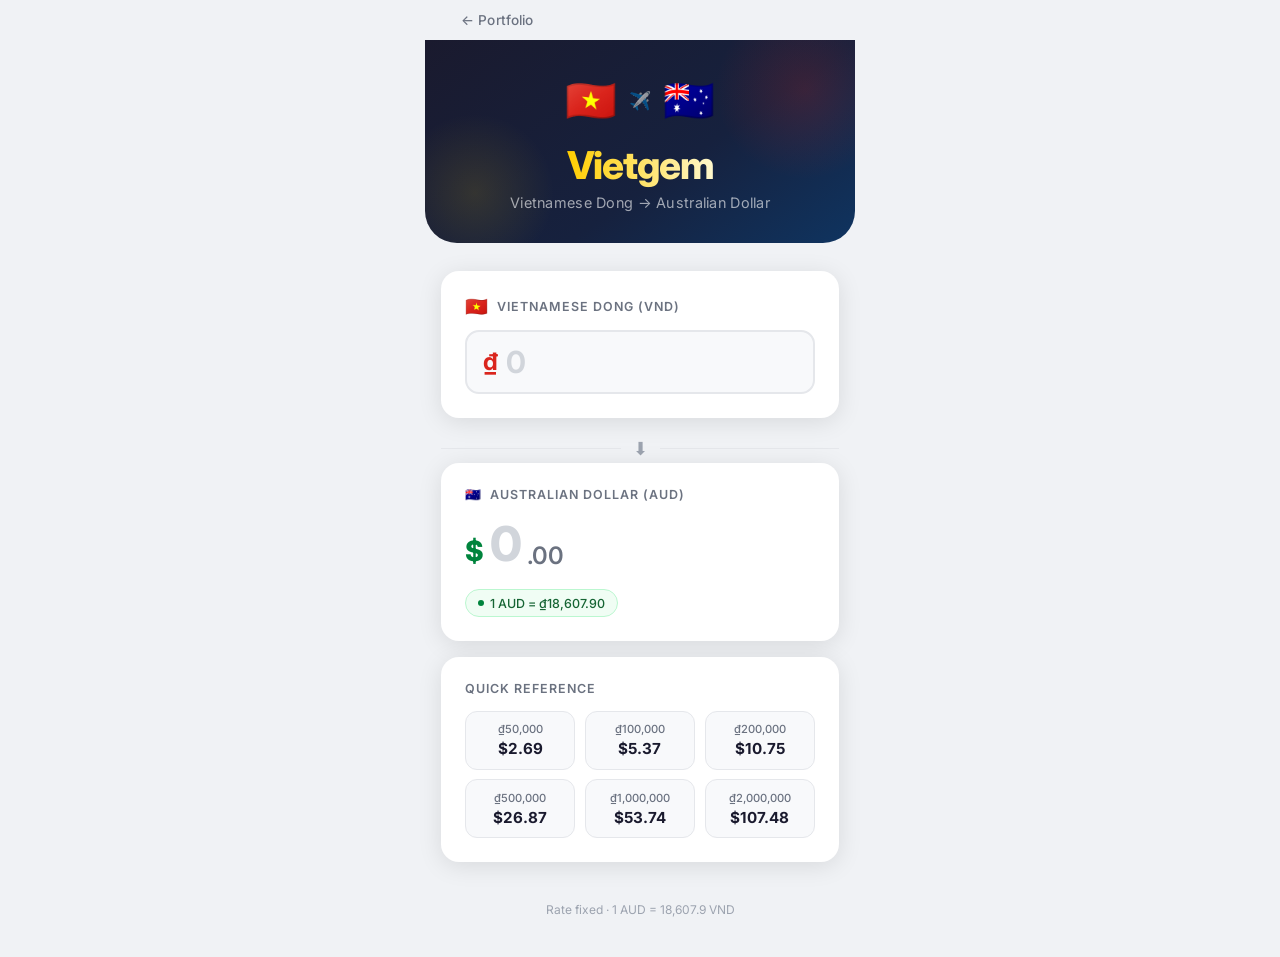
<file: projects/currency-converter/index.html>
<!DOCTYPE html>
<html lang="en">
<head>
    <meta charset="UTF-8">
    <meta name="viewport" content="width=device-width, initial-scale=1.0, maximum-scale=1.0, user-scalable=no">
    <title>Vietgem · VND → AUD</title>
    <link rel="preconnect" href="https://fonts.googleapis.com">
    <link rel="preconnect" href="https://fonts.gstatic.com" crossorigin>
    <link href="https://fonts.googleapis.com/css2?family=Inter:wght@400;500;600;700;800&display=swap" rel="stylesheet">
    <style>
        * {
            margin: 0;
            padding: 0;
            box-sizing: border-box;
            -webkit-tap-highlight-color: transparent;
        }

        :root {
            --navy:     #1a1a2e;
            --red-vn:   #da251d;
            --gold-vn:  #ffcd00;
            --green-au: #00843d;
            --blue-au:  #00008b;
            --bg:       #f0f2f5;
            --card:     #ffffff;
            --text:     #1a1a2e;
            --muted:    #6b7280;
            --border:   #e5e7eb;
            --radius:   18px;
            --shadow:   0 4px 24px rgba(0,0,0,0.10);
        }

        html, body {
            height: 100%;
            background: var(--bg);
            font-family: 'Inter', 'Segoe UI', sans-serif;
            color: var(--text);
        }

        /* ── Back link ── */
        .back-link {
            display: inline-flex;
            align-items: center;
            gap: 0.4rem;
            padding: 0.75rem 1.25rem;
            font-size: 0.85rem;
            font-weight: 500;
            color: var(--muted);
            text-decoration: none;
            letter-spacing: 0.01em;
        }
        .back-link:hover { color: var(--text); }

        /* ── App wrapper ── */
        .app {
            max-width: 430px;
            margin: 0 auto;
            padding: 0 1rem 2.5rem;
            min-height: 100vh;
            display: flex;
            flex-direction: column;
        }

        /* ── Hero header ── */
        .hero {
            background: linear-gradient(145deg, var(--navy) 0%, #16213e 60%, #0f3460 100%);
            border-radius: 0 0 32px 32px;
            padding: 2.5rem 1.5rem 2rem;
            text-align: center;
            color: white;
            margin: 0 -1rem 1.75rem;
            position: relative;
            overflow: hidden;
        }

        .hero::before {
            content: '';
            position: absolute;
            top: -40px; right: -40px;
            width: 180px; height: 180px;
            background: radial-gradient(circle, rgba(218,37,29,0.18) 0%, transparent 70%);
            border-radius: 50%;
        }
        .hero::after {
            content: '';
            position: absolute;
            bottom: -30px; left: -30px;
            width: 160px; height: 160px;
            background: radial-gradient(circle, rgba(255,205,0,0.12) 0%, transparent 70%);
            border-radius: 50%;
        }

        .flags {
            display: flex;
            align-items: center;
            justify-content: center;
            gap: 0.75rem;
            margin-bottom: 1.25rem;
            font-size: 2.6rem;
            line-height: 1;
            position: relative;
            z-index: 1;
        }

        .flag-arrow {
            font-size: 1.1rem;
            opacity: 0.7;
        }

        .hero h1 {
            font-size: 2.4rem;
            font-weight: 800;
            letter-spacing: -0.03em;
            position: relative;
            z-index: 1;
        }

        .hero h1 span {
            background: linear-gradient(90deg, var(--gold-vn), #fff8cc);
            -webkit-background-clip: text;
            -webkit-text-fill-color: transparent;
            background-clip: text;
        }

        .hero-sub {
            font-size: 0.9rem;
            color: rgba(255,255,255,0.6);
            margin-top: 0.4rem;
            font-weight: 400;
            letter-spacing: 0.02em;
            position: relative;
            z-index: 1;
        }

        /* ── Card base ── */
        .card {
            background: var(--card);
            border-radius: var(--radius);
            box-shadow: var(--shadow);
            padding: 1.5rem;
            margin-bottom: 1rem;
        }

        /* ── Input section ── */
        .input-label {
            display: flex;
            align-items: center;
            gap: 0.5rem;
            font-size: 0.78rem;
            font-weight: 600;
            text-transform: uppercase;
            letter-spacing: 0.08em;
            color: var(--muted);
            margin-bottom: 0.75rem;
        }

        .input-label .flag-sm { font-size: 1.15rem; }

        .input-wrapper {
            display: flex;
            align-items: center;
            background: #f8f9fb;
            border: 2px solid var(--border);
            border-radius: 14px;
            padding: 0.75rem 1rem;
            transition: border-color 0.2s;
        }
        .input-wrapper:focus-within {
            border-color: var(--red-vn);
            background: #fff;
        }

        .currency-symbol {
            font-size: 1.5rem;
            font-weight: 700;
            color: var(--red-vn);
            margin-right: 0.5rem;
            flex-shrink: 0;
        }

        #vnd-input {
            flex: 1;
            border: none;
            background: transparent;
            font-family: 'Inter', sans-serif;
            font-size: 1.9rem;
            font-weight: 700;
            color: var(--text);
            outline: none;
            width: 100%;
            min-width: 0;
        }
        #vnd-input::placeholder { color: #d1d5db; }

        .clear-btn {
            background: none;
            border: none;
            color: #9ca3af;
            cursor: pointer;
            padding: 0.25rem;
            font-size: 1.1rem;
            flex-shrink: 0;
            display: none;
            align-items: center;
            justify-content: center;
        }
        .clear-btn.visible { display: flex; }
        .clear-btn:hover { color: var(--text); }

        /* ── Result section ── */
        .result-label {
            display: flex;
            align-items: center;
            gap: 0.5rem;
            font-size: 0.78rem;
            font-weight: 600;
            text-transform: uppercase;
            letter-spacing: 0.08em;
            color: var(--muted);
            margin-bottom: 0.75rem;
        }

        .result-display {
            display: flex;
            align-items: baseline;
            gap: 0.4rem;
            min-height: 3.5rem;
        }

        .result-symbol {
            font-size: 1.75rem;
            font-weight: 800;
            color: var(--green-au);
        }

        .result-amount {
            font-size: 3rem;
            font-weight: 800;
            color: var(--text);
            letter-spacing: -0.04em;
            transition: opacity 0.15s;
        }

        .result-amount.placeholder {
            color: #d1d5db;
        }

        .result-cents {
            font-size: 1.5rem;
            font-weight: 600;
            color: var(--muted);
            letter-spacing: -0.02em;
            align-self: flex-end;
            margin-bottom: 0.2rem;
        }

        /* ── Rate info ── */
        .rate-badge {
            display: inline-flex;
            align-items: center;
            gap: 0.4rem;
            background: #f0fdf4;
            border: 1px solid #bbf7d0;
            border-radius: 999px;
            padding: 0.35rem 0.75rem;
            font-size: 0.78rem;
            font-weight: 500;
            color: #166534;
            margin-top: 1rem;
        }
        .rate-dot {
            width: 6px; height: 6px;
            background: var(--green-au);
            border-radius: 50%;
        }

        /* ── Divider ── */
        .divider {
            display: flex;
            align-items: center;
            gap: 0.75rem;
            margin: 0.25rem 0;
        }
        .divider-line {
            flex: 1;
            height: 1px;
            background: var(--border);
        }
        .divider-icon {
            color: #9ca3af;
            font-size: 1.1rem;
        }

        /* ── Quick amounts ── */
        .quick-title {
            font-size: 0.78rem;
            font-weight: 600;
            text-transform: uppercase;
            letter-spacing: 0.08em;
            color: var(--muted);
            margin-bottom: 0.9rem;
        }

        .quick-grid {
            display: grid;
            grid-template-columns: repeat(3, 1fr);
            gap: 0.6rem;
        }

        .quick-btn {
            background: #f8f9fb;
            border: 1.5px solid var(--border);
            border-radius: 12px;
            padding: 0.65rem 0.5rem;
            cursor: pointer;
            text-align: center;
            transition: all 0.15s;
            font-family: 'Inter', sans-serif;
        }
        .quick-btn:hover, .quick-btn:active {
            background: var(--navy);
            border-color: var(--navy);
            transform: scale(0.97);
        }
        .quick-btn:hover .qb-vnd,
        .quick-btn:active .qb-vnd { color: rgba(255,255,255,0.7); }
        .quick-btn:hover .qb-aud,
        .quick-btn:active .qb-aud { color: white; }

        .qb-vnd {
            font-size: 0.7rem;
            font-weight: 500;
            color: var(--muted);
            margin-bottom: 0.2rem;
            transition: color 0.15s;
        }
        .qb-aud {
            font-size: 0.95rem;
            font-weight: 700;
            color: var(--text);
            transition: color 0.15s;
        }

        /* ── Footer note ── */
        .footer-note {
            text-align: center;
            font-size: 0.75rem;
            color: #9ca3af;
            margin-top: auto;
            padding-top: 1.5rem;
        }
    </style>
</head>
<body>

<div class="app">

    <a class="back-link" href="../../index.html">← Portfolio</a>

    <div class="hero">
        <div class="flags">
            <span>🇻🇳</span>
            <span class="flag-arrow">✈️</span>
            <span>🇦🇺</span>
        </div>
        <h1><span>Vietgem</span></h1>
        <p class="hero-sub">Vietnamese Dong → Australian Dollar</p>
    </div>

    <!-- VND Input -->
    <div class="card">
        <div class="input-label">
            <span class="flag-sm">🇻🇳</span> Vietnamese Dong (VND)
        </div>
        <div class="input-wrapper">
            <span class="currency-symbol">₫</span>
            <input
                id="vnd-input"
                type="text"
                inputmode="numeric"
                placeholder="0"
                autocomplete="off"
                autocorrect="off"
            >
            <button class="clear-btn" id="clear-btn" aria-label="Clear">✕</button>
        </div>
    </div>

    <div class="divider">
        <div class="divider-line"></div>
        <span class="divider-icon">⬇</span>
        <div class="divider-line"></div>
    </div>

    <!-- AUD Result -->
    <div class="card">
        <div class="result-label">
            <span class="flag-sm">🇦🇺</span> Australian Dollar (AUD)
        </div>
        <div class="result-display">
            <span class="result-symbol" id="result-symbol">$</span>
            <span class="result-amount placeholder" id="result-dollars">0</span>
            <span class="result-cents" id="result-cents">.00</span>
        </div>
        <div class="rate-badge">
            <span class="rate-dot"></span>
            1 AUD = ₫18,607.90
        </div>
    </div>

    <!-- Quick reference -->
    <div class="card">
        <div class="quick-title">Quick Reference</div>
        <div class="quick-grid" id="quick-grid"></div>
    </div>

    <p class="footer-note">Rate fixed · 1 AUD = 18,607.9 VND</p>

</div>

<script>
    const RATE = 18607.9; // 1 AUD = this many VND

    const input       = document.getElementById('vnd-input');
    const clearBtn    = document.getElementById('clear-btn');
    const resultDols  = document.getElementById('result-dollars');
    const resultCents = document.getElementById('result-cents');
    const quickGrid   = document.getElementById('quick-grid');

    // ── Quick reference amounts (VND) ──
    const quickAmounts = [
        50_000, 100_000, 200_000,
        500_000, 1_000_000, 2_000_000
    ];

    function formatVND(n) {
        return n.toLocaleString('en-AU');
    }

    function vndToAud(vnd) {
        return vnd / RATE;
    }

    function formatAUD(aud) {
        const dollars = Math.floor(aud);
        const cents   = Math.round((aud - dollars) * 100);
        return {
            dollars: dollars.toLocaleString('en-AU'),
            cents:   '.' + String(cents).padStart(2, '0')
        };
    }

    function updateResult(rawVND) {
        if (!rawVND || rawVND === 0) {
            resultDols.textContent = '0';
            resultDols.classList.add('placeholder');
            resultCents.textContent = '.00';
            return;
        }
        const aud = vndToAud(rawVND);
        const { dollars, cents } = formatAUD(aud);
        resultDols.textContent = dollars;
        resultDols.classList.remove('placeholder');
        resultCents.textContent = cents;
    }

    // ── Input handling ──
    input.addEventListener('input', () => {
        // Strip non-digits
        const raw = input.value.replace(/\D/g, '');
        const num = parseInt(raw, 10) || 0;

        // Reformat with thousands separators
        if (raw === '') {
            input.value = '';
        } else {
            // Store cursor relative to end before replacing
            input.value = num.toLocaleString('en-AU');
        }

        clearBtn.classList.toggle('visible', raw.length > 0);
        updateResult(num);
    });

    clearBtn.addEventListener('click', () => {
        input.value = '';
        clearBtn.classList.remove('visible');
        updateResult(0);
        input.focus();
    });

    // ── Quick reference buttons ──
    quickAmounts.forEach(vnd => {
        const aud = vndToAud(vnd);
        const { dollars, cents } = formatAUD(aud);

        const btn = document.createElement('button');
        btn.className = 'quick-btn';
        btn.innerHTML = `
            <div class="qb-vnd">₫${formatVND(vnd)}</div>
            <div class="qb-aud">$${dollars}${cents}</div>
        `;
        btn.addEventListener('click', () => {
            input.value = formatVND(vnd);
            clearBtn.classList.add('visible');
            updateResult(vnd);
            window.scrollTo({ top: 0, behavior: 'smooth' });
        });
        quickGrid.appendChild(btn);
    });
</script>

</body>
</html>
</file>
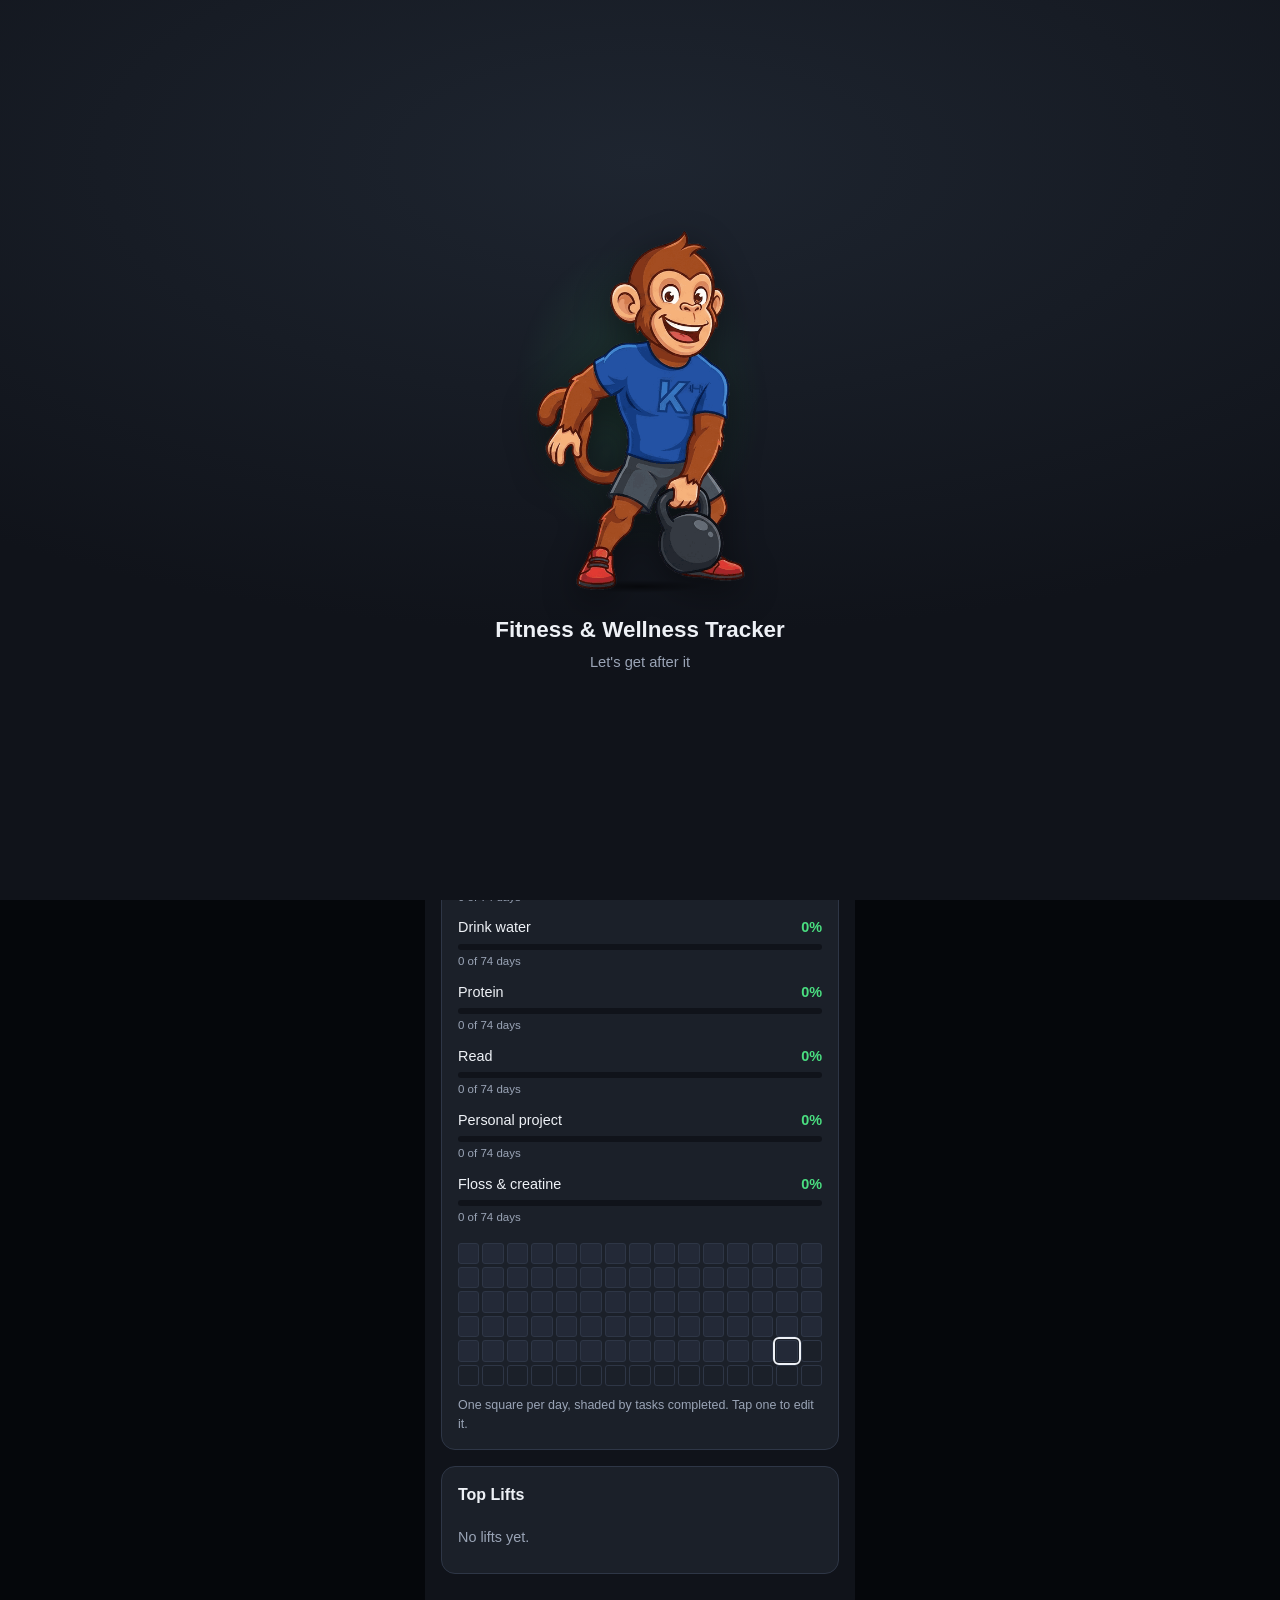
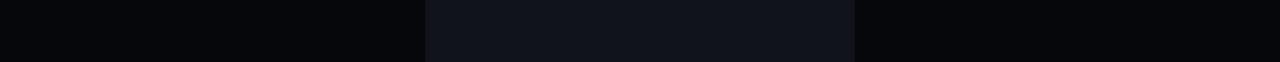
<file: projects/fitness/index.html>
<!DOCTYPE html>
<html lang="en">
<head>
  <meta charset="UTF-8" />
  <meta name="viewport" content="width=device-width, initial-scale=1.0" />
  <title>Fitness &amp; Wellness Tracker</title>
  <link rel="stylesheet" href="style.css" />
</head>
<body>

  <!-- Welcome splash. Removed from the DOM once dismissed. -->
  <div id="splash" class="splash">
    <div class="splash-inner">
      <div class="mascot-frame">
        <img id="mascot-img" class="mascot" src="assets/mascot.png" alt="" />
        <span class="mascot-fallback" aria-hidden="true">🐒</span>
      </div>
      <h1 class="splash-title">Fitness &amp; Wellness Tracker</h1>
      <p class="splash-sub">Let's get after it</p>
    </div>
  </div>

  <div class="phone">

    <header class="app-header">
      <h1 id="header-title">Home</h1>
    </header>

    <main class="app-body">

      <!-- Home -->
      <section id="view-home" class="view active">
        <div class="card day-counter">
          <p class="day-label">90 Day Challenge</p>
          <p class="day-number" id="day-number">—</p>
          <p class="day-sub" id="day-sub">Not started</p>
          <div class="progress-track">
            <div class="progress-fill" id="day-progress-bar"></div>
          </div>
        </div>

        <div class="card">
          <h2 class="card-title">Checklist</h2>
          <div class="day-nav hidden" id="day-nav"></div>
          <div id="checklist-container"></div>
        </div>

        <div class="card">
          <h2 class="card-title">Habit Consistency</h2>
          <div id="consistency-container"></div>
        </div>

        <div class="card">
          <h2 class="card-title">Top Lifts</h2>
          <div id="home-lifts-container">
            <p class="empty-state">No lifts yet.</p>
          </div>
        </div>
      </section>

      <!-- Lifts -->
      <section id="view-lifts" class="view">
        <div class="card">
          <div class="card-head">
            <h2 class="card-title">My Lifts</h2>
            <button id="add-lift-toggle" class="btn btn-small">+ Add</button>
          </div>

          <form id="add-lift-form" class="inline-form hidden">
            <input type="text" id="new-lift-name" placeholder="Lift name (e.g. Bench Press)"
                   maxlength="30" autocomplete="off" />
            <div class="form-row">
              <input type="number" id="new-lift-weight" placeholder="Weight (kg)" min="0" step="0.5" />
              <input type="number" id="new-lift-reps" placeholder="Reps" min="1" step="1" />
            </div>
            <p class="form-error hidden" id="add-lift-error"></p>
            <div class="form-actions">
              <button type="button" class="btn btn-ghost" id="cancel-lift-btn">Cancel</button>
              <button type="submit" class="btn btn-primary">Save Lift</button>
            </div>
          </form>
        </div>

        <div id="lifts-container"></div>
      </section>

      <!-- Workouts -->
      <section id="view-workouts" class="view">

        <div id="program-timeline" class="timeline"></div>

        <div id="program-container"></div>

        <div class="card">
          <div class="card-head">
            <h2 class="card-title">Training Program</h2>
            <button id="clear-program-btn" class="btn btn-ghost btn-small btn-danger">Clear</button>
          </div>
          <label class="file-drop">
            <input type="file" id="program-file" accept="application/json,.json" />
            <span class="file-drop-text">Import a program (.json)</span>
          </label>
          <p id="import-status" class="import-status hidden"></p>
        </div>

        <details class="card one-off">
          <summary class="one-off-summary">One-off workouts</summary>

          <div class="one-off-body">
            <button id="add-workout-toggle" class="btn btn-small">+ Add</button>

            <form id="add-workout-form" class="inline-form hidden">
              <input type="text" id="new-workout-name" placeholder="Workout name (e.g. Push Day)"
                     maxlength="40" autocomplete="off" />
              <input type="date" id="new-workout-date" />

              <div id="exercise-rows"></div>
              <button type="button" id="add-exercise-row" class="btn btn-ghost btn-small">
                + Add exercise
              </button>

              <p class="form-error hidden" id="add-workout-error"></p>
              <div class="form-actions">
                <button type="button" class="btn btn-ghost" id="cancel-workout-btn">Cancel</button>
                <button type="submit" class="btn btn-primary">Save Workout</button>
              </div>
            </form>

            <div id="workouts-container"></div>
          </div>
        </details>
      </section>

      <!-- Diet -->
      <section id="view-diet" class="view">
        <div class="card">
          <div class="card-head">
            <h2 class="card-title">Protein Today</h2>
            <button id="edit-target-btn" class="btn btn-ghost btn-small">Target</button>
          </div>
          <div id="protein-summary"></div>
        </div>

        <div class="card">
          <h2 class="card-title">Add a Meal</h2>
          <div id="meal-picker" class="meal-picker"></div>
        </div>

        <div id="meals-container"></div>

        <div class="card">
          <h2 class="card-title">Last 7 Days</h2>
          <div id="protein-history"></div>
        </div>
      </section>

    </main>

    <nav class="bottom-nav">
      <button class="nav-btn active" data-view="home">
        <span class="nav-icon">✓</span>
        <span class="nav-label">Home</span>
      </button>
      <button class="nav-btn" data-view="lifts">
        <span class="nav-icon">🏋</span>
        <span class="nav-label">Lifts</span>
      </button>
      <button class="nav-btn" data-view="workouts">
        <span class="nav-icon">📅</span>
        <span class="nav-label">Workouts</span>
      </button>
      <button class="nav-btn" data-view="diet">
        <span class="nav-icon">🍽</span>
        <span class="nav-label">Diet</span>
      </button>
    </nav>

  </div>

  <script src="js/splash.js"></script>
  <script src="js/storage.js"></script>
  <script src="js/foods.js"></script>
  <script src="js/diet.js"></script>
  <script src="js/program.js"></script>
  <script src="js/lifts.js"></script>
  <script src="js/challenge.js"></script>
  <script src="js/workouts.js"></script>
  <script src="js/app.js"></script>
</body>
</html>
</file>
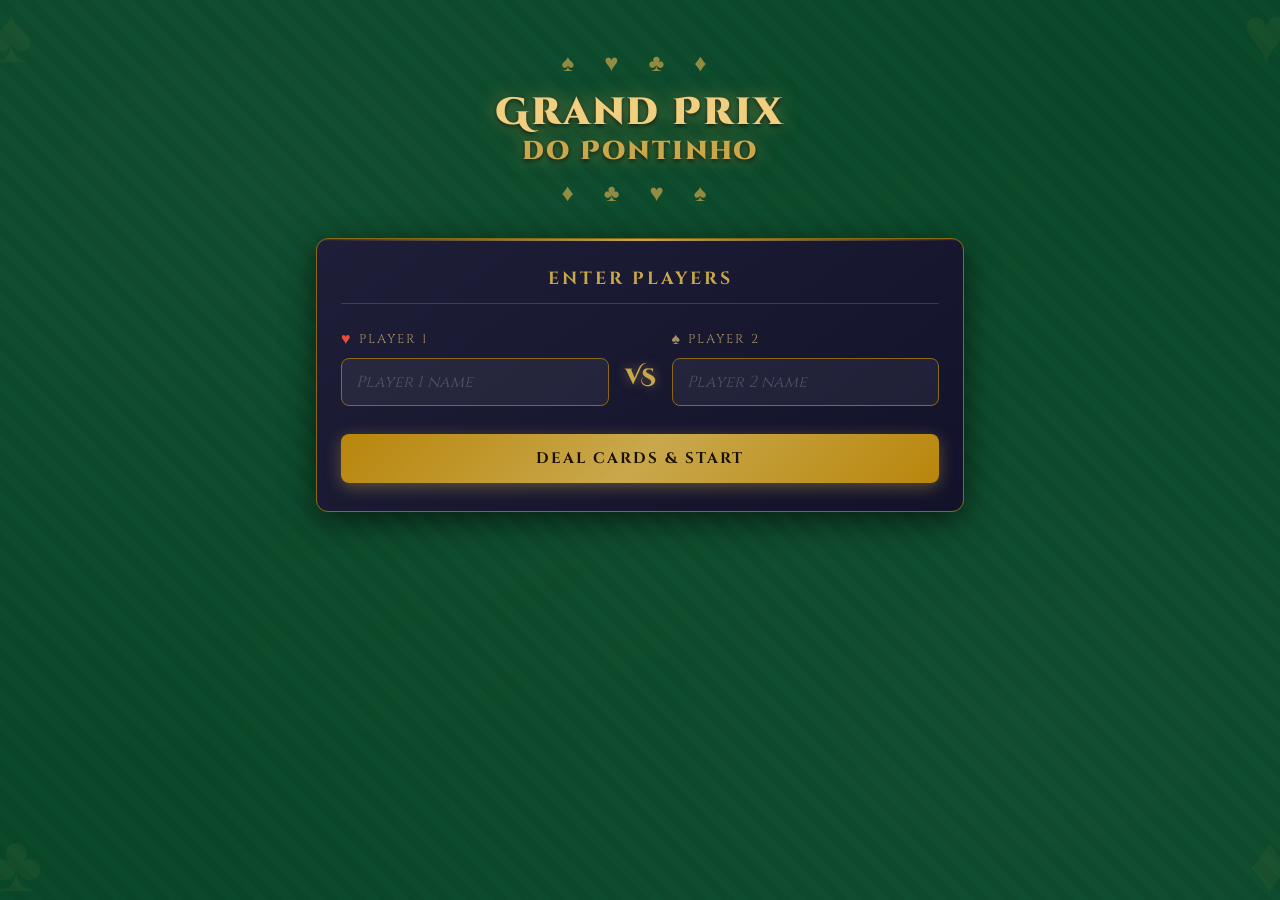
<file: projects/gp-pontinho/index.html>
<!DOCTYPE html>
<html lang="en">
<head>
  <meta charset="UTF-8" />
  <meta name="viewport" content="width=device-width, initial-scale=1.0" />
  <title>Grand Prix do Pontinho</title>
  <link rel="stylesheet" href="style.css" />
  <link rel="preconnect" href="https://fonts.googleapis.com" />
  <link href="https://fonts.googleapis.com/css2?family=Cinzel+Decorative:wght@400;700;900&family=Cinzel:wght@400;600;700&family=IM+Fell+English:ital@0;1&display=swap" rel="stylesheet" />
</head>
<body>

  <!-- Background decorations -->
  <div class="felt-pattern"></div>
  <div class="corner-suit top-left">♠</div>
  <div class="corner-suit top-right">♥</div>
  <div class="corner-suit bottom-left">♣</div>
  <div class="corner-suit bottom-right">♦</div>

  <div class="container">

    <!-- Setup Screen -->
    <div id="setup-screen" class="screen active">
      <div class="title-card">
        <div class="title-suits">♠ ♥ ♣ ♦</div>
        <h1 class="game-title">Grand Prix<br/><span>do Pontinho</span></h1>
        <div class="title-suits">♦ ♣ ♥ ♠</div>
      </div>

      <div class="setup-card card">
        <h2 class="section-title">Enter Players</h2>
        <div class="player-inputs">
          <div class="player-input-group player-1-group">
            <label for="player1-name">
              <span class="suit-icon red">♥</span> Player 1
            </label>
            <input type="text" id="player1-name" placeholder="Player 1 name" maxlength="20" />
          </div>
          <div class="vs-badge">VS</div>
          <div class="player-input-group player-2-group">
            <label for="player2-name">
              <span class="suit-icon">♠</span> Player 2
            </label>
            <input type="text" id="player2-name" placeholder="Player 2 name" maxlength="20" />
          </div>
        </div>
        <button id="start-game-btn" class="btn btn-primary">Deal Cards &amp; Start</button>
      </div>
    </div>

    <!-- Game Screen -->
    <div id="game-screen" class="screen">
      <div class="game-header">
        <div class="title-badge">
          <span class="suit-small">♠</span>
          <span class="game-title-small">Grand Prix do Pontinho</span>
          <span class="suit-small red">♥</span>
        </div>
      </div>

      <!-- Scoreboard -->
      <div class="scoreboard card">
        <div class="score-block player-1-block">
          <div class="player-name" id="p1-display-name">Player 1</div>
          <div class="score-value" id="p1-score">0</div>
          <div class="score-label">points</div>
          <div class="progress-bar-wrap">
            <div class="progress-bar p1-bar" id="p1-bar"></div>
          </div>
        </div>

        <div class="score-divider">
          <div class="round-info">
            <div class="round-label">Round</div>
            <div class="round-number" id="round-display">1</div>
          </div>
          <div class="divider-suits">♦</div>
        </div>

        <div class="score-block player-2-block">
          <div class="player-name" id="p2-display-name">Player 2</div>
          <div class="score-value" id="p2-score">0</div>
          <div class="score-label">points</div>
          <div class="progress-bar-wrap">
            <div class="progress-bar p2-bar" id="p2-bar"></div>
          </div>
        </div>
      </div>

      <!-- Round Input -->
      <div class="round-card card" id="round-card">
        <h2 class="section-title" id="round-title">Round 1</h2>

        <div class="round-form">
          <div class="points-input-group">
            <label for="points-input">Points this round</label>
            <input type="number" id="points-input" min="1" max="99" placeholder="0" />
          </div>

          <div class="loser-select-group">
            <p class="loser-label">Who lost this round?</p>
            <div class="loser-options">
              <label class="loser-option" id="loser-opt-1">
                <input type="radio" name="loser" value="1" />
                <span class="loser-btn">
                  <span class="suit-icon red">♥</span>
                  <span id="loser-name-1">Player 1</span>
                </span>
              </label>
              <label class="loser-option" id="loser-opt-2">
                <input type="radio" name="loser" value="2" />
                <span class="loser-btn">
                  <span class="suit-icon">♠</span>
                  <span id="loser-name-2">Player 2</span>
                </span>
              </label>
            </div>
          </div>

          <button id="submit-round-btn" class="btn btn-primary">Submit Round</button>
        </div>
      </div>

      <!-- Round History -->
      <div class="history-card card">
        <h3 class="section-title small">Round History</h3>
        <div class="history-table-wrap">
          <table class="history-table">
            <thead>
              <tr>
                <th>Round</th>
                <th id="hist-p1-name">Player 1</th>
                <th id="hist-p2-name">Player 2</th>
              </tr>
            </thead>
            <tbody id="history-body">
              <!-- rows injected by JS -->
            </tbody>
          </table>
        </div>
      </div>
    </div>

    <!-- Winner Screen -->
    <div id="winner-screen" class="screen">
      <div class="winner-card card">
        <div class="fireworks">
          <div class="fw fw1">♠</div>
          <div class="fw fw2">♥</div>
          <div class="fw fw3">♦</div>
          <div class="fw fw4">♣</div>
          <div class="fw fw5">♠</div>
          <div class="fw fw6">♥</div>
        </div>
        <div class="trophy">🏆</div>
        <h2 class="winner-title">Congratulations</h2>
        <p class="winner-name" id="winner-name-display"></p>
        <p class="winner-subtitle">you are the pontinho winner tonight!</p>
        <div class="winner-suits">♠ ♥ ♣ ♦</div>
        <div class="final-scores">
          <div class="final-score-item">
            <span class="fs-name" id="fs-p1-name"></span>
            <span class="fs-score" id="fs-p1-score"></span>
          </div>
          <div class="final-score-item">
            <span class="fs-name" id="fs-p2-name"></span>
            <span class="fs-score" id="fs-p2-score"></span>
          </div>
        </div>
        <button id="new-game-btn" class="btn btn-primary">New Game</button>
      </div>
    </div>

  </div>

  <script src="script.js"></script>
</body>
</html>
</file>
<file: projects/fitness/style.css>
* {
  margin: 0;
  padding: 0;
  box-sizing: border-box;
}

:root {
  --bg: #10131a;
  --surface: #1b2029;
  --surface-alt: #232937;
  --border: #2e3646;
  --text: #eef1f6;
  --text-dim: #9aa4b6;
  --accent: #4ade80;
  --accent-dim: #22c55e;
}

body {
  font-family: "Segoe UI", Tahoma, Geneva, Verdana, sans-serif;
  background: #05070b;
  color: var(--text);
  line-height: 1.5;
  display: flex;
  justify-content: center;
  min-height: 100vh;
}

.phone {
  width: 100%;
  max-width: 430px;
  min-height: 100vh;
  background: var(--bg);
  display: flex;
  flex-direction: column;
  position: relative;
}

/* === HEADER === */
.app-header {
  padding: 1.25rem 1rem 0.9rem;
  background: var(--surface);
  border-bottom: 1px solid var(--border);
  position: sticky;
  top: 0;
  z-index: 10;
}

.app-header h1 {
  font-size: 1.35rem;
  letter-spacing: 0.02em;
}

/* === BODY / VIEWS === */
.app-body {
  flex: 1;
  padding: 1rem 1rem 5.5rem;
}

.view {
  display: none;
  flex-direction: column;
  gap: 1rem;
}

.view.active {
  display: flex;
}

/* === CARDS === */
.card {
  background: var(--surface);
  border: 1px solid var(--border);
  border-radius: 14px;
  padding: 1rem;
}

.card-title {
  font-size: 1rem;
  font-weight: 600;
  margin-bottom: 0.75rem;
  color: var(--text);
}

.empty-state {
  color: var(--text-dim);
  font-size: 0.9rem;
  padding: 0.5rem 0;
}

/* === DAY COUNTER === */
.day-counter {
  text-align: center;
  background: linear-gradient(160deg, var(--surface-alt), var(--surface));
}

.day-label {
  font-size: 0.8rem;
  text-transform: uppercase;
  letter-spacing: 0.12em;
  color: var(--text-dim);
}

.day-number {
  font-size: 3rem;
  font-weight: 700;
  line-height: 1.1;
  color: var(--accent);
}

.day-sub {
  font-size: 0.85rem;
  color: var(--text-dim);
}

/* === WELCOME SPLASH ===
   assets/mascot.png is a pre-cut transparent PNG, so it sits straight on the
   app background with no framing or cropping needed. */
.splash {
  position: fixed;
  inset: 0;
  z-index: 100;
  display: flex;
  align-items: center;
  justify-content: center;
  background:
    radial-gradient(120% 75% at 50% 18%, #1e2530 0%, rgba(30, 37, 48, 0) 70%),
    var(--bg);
  opacity: 1;
  transition: opacity 0.4s ease;
  cursor: pointer;
}

.splash.is-leaving {
  opacity: 0;
}

body.splash-open {
  overflow: hidden;
}

.splash-inner {
  display: flex;
  flex-direction: column;
  align-items: center;
  padding: 1.5rem;
  text-align: center;
}

.mascot-frame {
  position: relative;
  width: min(58vw, 215px);
  aspect-ratio: 387 / 659;
  max-height: 46vh;
  display: flex;
  align-items: flex-end;
  justify-content: center;
  animation: mascot-in 0.75s cubic-bezier(0.34, 1.4, 0.5, 1) both;
}

/* Warm halo so the cut-out does not float on flat black. */
.mascot-frame::before {
  content: '';
  position: absolute;
  inset: -14% -32% -6%;
  border-radius: 50%;
  background: radial-gradient(closest-side,
              rgba(74, 222, 128, 0.15), rgba(74, 222, 128, 0) 72%);
}

/* Grounding shadow under the feet. */
.mascot-frame::after {
  content: '';
  position: absolute;
  left: 50%;
  bottom: 0;
  transform: translateX(-50%);
  width: 58%;
  height: 13px;
  border-radius: 50%;
  background: radial-gradient(ellipse at center,
              rgba(0, 0, 0, 0.55), rgba(0, 0, 0, 0) 70%);
}

.mascot {
  position: relative;
  width: 100%;
  height: 100%;
  object-fit: contain;
  display: block;
  filter: drop-shadow(0 10px 18px rgba(0, 0, 0, 0.45));
}

/* Stand-in used only when the mascot file is missing. */
.mascot-fallback {
  display: none;
  font-size: 5rem;
  line-height: 1;
}

.splash.no-mascot .mascot {
  display: none;
}

.splash.no-mascot .mascot-fallback {
  display: block;
}

.splash.no-mascot .mascot-frame {
  width: auto;
  aspect-ratio: auto;
}

.splash.no-mascot .mascot-frame::after {
  display: none;
}

.splash-title {
  font-size: 1.4rem;
  font-weight: 700;
  margin-top: 1.25rem;
  animation: splash-rise 0.5s ease both 0.25s;
}

.splash-sub {
  font-size: 0.92rem;
  color: var(--text-dim);
  margin-top: 0.3rem;
  animation: splash-rise 0.5s ease both 0.45s;
}

@keyframes mascot-in {
  from { opacity: 0; transform: translateY(28px) scale(0.72); }
  to   { opacity: 1; transform: translateY(0) scale(1); }
}

@keyframes splash-rise {
  from { opacity: 0; transform: translateY(12px); }
  to   { opacity: 1; transform: translateY(0); }
}

@media (prefers-reduced-motion: reduce) {
  .mascot-frame,
  .splash-title,
  .splash-sub {
    animation: none;
  }
}

/* === UTILITIES === */
.hidden {
  display: none !important;
}

.card-head {
  display: flex;
  align-items: center;
  justify-content: space-between;
  gap: 0.5rem;
  margin-bottom: 0.75rem;
}

.card-head .card-title {
  margin-bottom: 0;
}

/* === BUTTONS === */
.btn {
  font-family: inherit;
  font-size: 0.9rem;
  border-radius: 9px;
  border: 1px solid var(--border);
  background: var(--surface-alt);
  color: var(--text);
  padding: 0.6rem 0.9rem;
  cursor: pointer;
  min-height: 44px;
}

.btn:active {
  transform: scale(0.98);
}

.btn-small {
  font-size: 0.8rem;
  padding: 0.4rem 0.7rem;
  min-height: 36px;
}

.btn-primary {
  background: var(--accent-dim);
  border-color: var(--accent-dim);
  color: #06210f;
  font-weight: 600;
}

.btn-ghost {
  background: transparent;
  color: var(--text-dim);
}

.btn-danger {
  color: #f87171;
}

/* === FORMS === */
.inline-form {
  display: flex;
  flex-direction: column;
  gap: 0.5rem;
  margin-top: 0.75rem;
}

.form-row {
  display: flex;
  gap: 0.5rem;
}

.form-row input {
  flex: 1;
  min-width: 0;
}

.inline-form input {
  font-family: inherit;
  font-size: 0.95rem;
  background: var(--bg);
  border: 1px solid var(--border);
  border-radius: 9px;
  color: var(--text);
  padding: 0.65rem 0.75rem;
  min-height: 44px;
  width: 100%;
}

.inline-form input:focus {
  outline: 2px solid var(--accent-dim);
  outline-offset: -1px;
}

.inline-form input::placeholder {
  color: #6b7688;
}

.form-actions {
  display: flex;
  gap: 0.5rem;
  justify-content: flex-end;
}

.form-error {
  color: #f87171;
  font-size: 0.82rem;
}

/* === LIFT CARDS === */
.lift-card {
  margin-bottom: 0.75rem;
}

.lift-head {
  display: flex;
  align-items: flex-start;
  justify-content: space-between;
  gap: 0.5rem;
}

.lift-info {
  min-width: 0;
}

.lift-name {
  font-size: 1rem;
  font-weight: 600;
  word-break: break-word;
}

.lift-current {
  font-size: 1.35rem;
  font-weight: 700;
  color: var(--accent);
}

.lift-meta {
  font-size: 0.85rem;
  font-weight: 400;
  color: var(--text-dim);
}

.lift-pr {
  flex-shrink: 0;
  font-size: 0.72rem;
  letter-spacing: 0.05em;
  background: var(--surface-alt);
  border: 1px solid var(--border);
  border-radius: 999px;
  padding: 0.25rem 0.6rem;
  color: var(--text-dim);
}

.lift-actions {
  display: flex;
  gap: 0.4rem;
  margin-top: 0.75rem;
  flex-wrap: wrap;
}

/* === HISTORY === */
.history-list {
  list-style: none;
  margin-top: 0.75rem;
  border-top: 1px solid var(--border);
}

.history-row {
  display: flex;
  align-items: center;
  gap: 0.5rem;
  padding: 0.55rem 0;
  border-bottom: 1px solid var(--border);
  font-size: 0.88rem;
}

.history-row .h-date {
  color: var(--text-dim);
  flex-shrink: 0;
}

.history-row .h-weight {
  margin-left: auto;
}

.history-row.is-pr .h-weight {
  color: var(--accent);
  font-weight: 600;
}

.h-badge {
  font-size: 0.65rem;
  letter-spacing: 0.06em;
  background: var(--accent-dim);
  color: #06210f;
  border-radius: 999px;
  padding: 0.1rem 0.4rem;
  font-weight: 700;
}

/* === PROGRESS BAR === */
.progress-track {
  margin-top: 0.85rem;
  height: 6px;
  border-radius: 999px;
  background: var(--bg);
  overflow: hidden;
}

.progress-fill {
  height: 100%;
  width: 0;
  border-radius: 999px;
  background: var(--accent);
  transition: width 0.25s ease;
}

/* === DAY NAVIGATOR === */
.day-nav {
  margin-bottom: 0.35rem;
}

.day-nav-row {
  display: flex;
  align-items: center;
  gap: 0.5rem;
}

.day-nav-btn {
  flex-shrink: 0;
  width: 44px;
  height: 44px;
  border-radius: 12px;
  border: 1px solid var(--border);
  background: var(--surface-alt);
  color: var(--text);
  font-size: 1.4rem;
  line-height: 1;
  cursor: pointer;
}

.day-nav-btn:disabled {
  opacity: 0.28;
  cursor: default;
}

.day-nav-btn:not(:disabled):active {
  background: var(--border);
}

.day-nav-mid {
  flex: 1;
  min-width: 0;
  text-align: center;
}

.day-nav-day {
  display: block;
  font-size: 1.05rem;
  font-weight: 600;
}

.day-nav-date {
  display: block;
  font-size: 0.75rem;
  color: var(--text-dim);
}

/* Only shown while an earlier day is open, so the checklist is never
   mistaken for today's. */
.past-note {
  display: flex;
  align-items: center;
  justify-content: space-between;
  gap: 0.5rem;
  margin-top: 0.6rem;
  padding: 0.35rem 0.4rem 0.35rem 0.7rem;
  border-radius: 10px;
  background: var(--surface-alt);
  border: 1px solid var(--border);
  font-size: 0.78rem;
  color: var(--text-dim);
}

.past-note .btn {
  flex-shrink: 0;
}

/* === DAILY CHECKLIST === */
.task-list {
  list-style: none;
}

.task-row {
  border-bottom: 1px solid var(--border);
}

.task-row:last-child {
  border-bottom: none;
}

.task-label {
  display: flex;
  align-items: center;
  gap: 0.75rem;
  padding: 0.7rem 0;
  cursor: pointer;
  min-height: 48px;
}

.task-label input[type="checkbox"] {
  position: absolute;
  opacity: 0;
  pointer-events: none;
}

.task-box {
  flex-shrink: 0;
  width: 24px;
  height: 24px;
  border-radius: 7px;
  border: 2px solid var(--border);
  background: var(--bg);
  position: relative;
}

.task-label input:checked + .task-box {
  background: var(--accent-dim);
  border-color: var(--accent-dim);
}

.task-label input:checked + .task-box::after {
  content: '';
  position: absolute;
  left: 7px;
  top: 2px;
  width: 6px;
  height: 12px;
  border: solid #06210f;
  border-width: 0 2.5px 2.5px 0;
  transform: rotate(45deg);
}

.task-label input:focus-visible + .task-box {
  outline: 2px solid var(--accent);
  outline-offset: 2px;
}

.task-text {
  display: flex;
  flex-direction: column;
  min-width: 0;
}

.task-name {
  font-size: 0.95rem;
}

.task-detail {
  font-size: 0.78rem;
  color: var(--text-dim);
}

.task-row.is-done .task-name {
  color: var(--text-dim);
  text-decoration: line-through;
}

/* The pre-start / post-finish preview shows the rules without offering a
   checkbox, so the empty boxes must not read as tappable. */
.task-list.is-preview {
  margin-top: 0.5rem;
  opacity: 0.65;
}

.task-list.is-preview .task-label {
  cursor: default;
  min-height: 40px;
}

/* === HABIT CONSISTENCY === */
.stat-caption {
  font-size: 0.78rem;
  color: var(--text-dim);
}

.stat-list {
  list-style: none;
  margin: 0.75rem 0 1rem;
  display: flex;
  flex-direction: column;
  gap: 0.7rem;
}

.stat-head {
  display: flex;
  justify-content: space-between;
  align-items: baseline;
  gap: 0.5rem;
}

.stat-name {
  font-size: 0.9rem;
}

.stat-pct {
  font-size: 0.9rem;
  font-weight: 700;
  color: var(--accent);
  font-variant-numeric: tabular-nums;
}

.stat-track {
  margin-top: 0.3rem;
  height: 6px;
  border-radius: 999px;
  background: var(--bg);
  overflow: hidden;
}

.stat-fill {
  height: 100%;
  width: 0;
  border-radius: 999px;
  background: var(--accent);
  transition: width 0.25s ease;
}

.stat-sub {
  margin-top: 0.2rem;
  font-size: 0.72rem;
  color: var(--text-dim);
}

.day-grid {
  display: grid;
  grid-template-columns: repeat(15, 1fr);
  gap: 3px;
}

.grid-cell {
  aspect-ratio: 1;
  border-radius: 3px;
  background: var(--surface-alt);
  border: 1px solid var(--border);
}

.grid-cell.is-future {
  background: transparent;
}

/* Shading steps with the number of tasks ticked that day: nothing, a couple,
   most, five, then all six. */
.grid-cell.lvl-1 { background: #14532d; border-color: #14532d; }
.grid-cell.lvl-2 { background: #166534; border-color: #166534; }
.grid-cell.lvl-3 { background: var(--accent-dim); border-color: var(--accent-dim); }
.grid-cell.lvl-4 { background: var(--accent); border-color: var(--accent); }

button.grid-cell {
  padding: 0;
  cursor: pointer;
}

.grid-cell.is-selected {
  outline: 2px solid var(--text);
  outline-offset: 1px;
}

.grid-caption {
  margin-top: 0.6rem;
}

/* === WORKOUTS === */
.group-title {
  font-size: 0.75rem;
  text-transform: uppercase;
  letter-spacing: 0.11em;
  color: var(--text-dim);
  margin: 0.35rem 0 0.5rem;
}

.workout-card {
  margin-bottom: 0.75rem;
}

.workout-card.is-done {
  opacity: 0.62;
}

.workout-head {
  display: flex;
  align-items: flex-start;
  justify-content: space-between;
  gap: 0.5rem;
  margin-bottom: 0.6rem;
}

.workout-name {
  font-size: 1rem;
  font-weight: 600;
  word-break: break-word;
}

.workout-card.is-done .workout-name {
  text-decoration: line-through;
  color: var(--text-dim);
}

.workout-date {
  flex-shrink: 0;
  font-size: 0.72rem;
  background: var(--surface-alt);
  border: 1px solid var(--border);
  border-radius: 999px;
  padding: 0.25rem 0.6rem;
  color: var(--text-dim);
}

.workout-date.is-overdue {
  background: #3a1d1d;
  border-color: #6b2b2b;
  color: #fecaca;
}

.ex-list {
  list-style: none;
  border-top: 1px solid var(--border);
}

.ex-row {
  display: flex;
  align-items: baseline;
  justify-content: space-between;
  gap: 0.75rem;
  padding: 0.45rem 0;
  border-bottom: 1px solid var(--border);
  font-size: 0.88rem;
}

.ex-row:last-child {
  border-bottom: none;
}

.ex-name {
  word-break: break-word;
}

.ex-detail {
  flex-shrink: 0;
  color: var(--text-dim);
  font-size: 0.82rem;
}

.workout-actions {
  display: flex;
  gap: 0.4rem;
  margin-top: 0.75rem;
  flex-wrap: wrap;
}

/* Exercise rows inside the add form */
.exercise-row {
  border: 1px solid var(--border);
  border-radius: 10px;
  padding: 0.6rem;
  margin-bottom: 0.5rem;
  display: flex;
  flex-direction: column;
  gap: 0.4rem;
}

.exercise-row [data-action="remove-exercise"] {
  flex: 0 0 auto;
  width: 44px;
  padding: 0;
  font-size: 1.1rem;
  line-height: 1;
}

/* === EST. 1RM === */
.lift-orm {
  font-size: 0.78rem;
  color: var(--text-dim);
  margin-top: 0.1rem;
}

.h-orm {
  font-size: 0.72rem;
  color: var(--text-dim);
  flex-shrink: 0;
}

/* === HOME MINI LIFT LIST === */
.mini-lift-list {
  list-style: none;
}

.mini-lift {
  display: flex;
  justify-content: space-between;
  gap: 0.5rem;
  padding: 0.45rem 0;
  border-bottom: 1px solid var(--border);
  font-size: 0.92rem;
}

.mini-lift:last-child {
  border-bottom: none;
}

.mini-weight {
  color: var(--accent);
  font-weight: 600;
  flex-shrink: 0;
}

/* === PROGRAM: TIMELINE === */
.timeline:empty {
  display: none;
}

.week-head {
  display: flex;
  align-items: center;
  gap: 0.5rem;
  margin-bottom: 0.5rem;
}

.week-nav {
  flex-shrink: 0;
  width: 36px;
  height: 36px;
  border-radius: 9px;
  border: 1px solid var(--border);
  background: var(--surface);
  color: var(--text);
  font-size: 1.2rem;
  line-height: 1;
  cursor: pointer;
}

.week-nav:disabled {
  opacity: 0.35;
  cursor: default;
}

.week-label {
  flex: 1;
  min-width: 0;
  text-align: center;
}

.week-name {
  display: block;
  font-size: 0.95rem;
  font-weight: 700;
}

.week-scheme {
  display: block;
  font-size: 0.72rem;
  color: var(--text-dim);
}

/* Horizontal day strip. Scrolls inside itself so the page never does. */
.day-strip {
  display: flex;
  gap: 0.35rem;
  overflow-x: auto;
  padding-bottom: 0.25rem;
  scrollbar-width: none;
}

.day-strip::-webkit-scrollbar {
  display: none;
}

.day-chip {
  flex: 1 0 auto;
  min-width: 52px;
  display: flex;
  flex-direction: column;
  align-items: center;
  gap: 0.1rem;
  padding: 0.45rem 0.3rem;
  border-radius: 11px;
  border: 1px solid var(--border);
  background: var(--surface);
  color: var(--text-dim);
  font-family: inherit;
  cursor: pointer;
}

.chip-dow {
  font-size: 0.68rem;
  text-transform: uppercase;
  letter-spacing: 0.05em;
}

.chip-date {
  font-size: 0.82rem;
  font-weight: 700;
  color: var(--text);
  white-space: nowrap;
}

.chip-meter {
  font-size: 0.62rem;
  color: var(--text-dim);
}

.day-chip.is-rest {
  opacity: 0.65;
}

.day-chip.is-today {
  border-color: var(--accent);
}

.day-chip.is-complete .chip-meter {
  color: var(--accent);
  font-weight: 700;
}

.day-chip.is-selected {
  background: var(--accent-dim);
  border-color: var(--accent-dim);
}

.day-chip.is-selected .chip-dow,
.day-chip.is-selected .chip-date,
.day-chip.is-selected .chip-meter {
  color: #06210f;
}

.week-focus {
  font-size: 0.76rem;
  color: var(--text-dim);
  margin-top: 0.5rem;
  line-height: 1.35;
}

/* === PROGRAM: DAY HEADER === */
.day-title-row {
  display: flex;
  align-items: center;
  gap: 0.5rem;
}

.day-title {
  font-size: 1.1rem;
  font-weight: 700;
  word-break: break-word;
}

.rest-tag {
  flex-shrink: 0;
  font-size: 0.66rem;
  text-transform: uppercase;
  letter-spacing: 0.06em;
  background: var(--surface-alt);
  border: 1px solid var(--border);
  border-radius: 999px;
  padding: 0.15rem 0.5rem;
  color: var(--text-dim);
}

.day-meta {
  font-size: 0.8rem;
  color: var(--text-dim);
  margin-bottom: 0.6rem;
}

.day-progress {
  font-size: 0.8rem;
  color: var(--text-dim);
  margin-top: 0.45rem;
}

.day-note {
  font-size: 0.8rem;
  color: var(--text-dim);
  margin-top: 0.5rem;
  padding-top: 0.5rem;
  border-top: 1px solid var(--border);
  line-height: 1.4;
}

/* === PROGRAM: SESSIONS & SECTIONS === */
.session-block {
  margin-top: 1rem;
}

.session-head {
  display: flex;
  align-items: baseline;
  gap: 0.5rem;
  margin-bottom: 0.15rem;
}

.session-name {
  font-size: 0.94rem;
  font-weight: 700;
  word-break: break-word;
}

.session-meta {
  margin-left: auto;
  flex-shrink: 0;
  font-size: 0.7rem;
  color: var(--text-dim);
}

.session-timing {
  font-size: 0.74rem;
  color: var(--text-dim);
  margin-bottom: 0.5rem;
  line-height: 1.35;
}

.section-card {
  margin-bottom: 0.6rem;
}

.section-card.is-optional {
  border-style: dashed;
}

.section-head {
  display: flex;
  align-items: center;
  gap: 0.5rem;
}

.section-label {
  flex-shrink: 0;
  min-width: 26px;
  text-align: center;
  font-size: 0.66rem;
  font-weight: 700;
  letter-spacing: 0.04em;
  background: var(--surface-alt);
  border: 1px solid var(--border);
  border-radius: 6px;
  padding: 0.15rem 0.3rem;
  color: var(--text-dim);
}

.section-name {
  font-size: 0.92rem;
  font-weight: 600;
  min-width: 0;
  word-break: break-word;
}

.section-count {
  margin-left: auto;
  flex-shrink: 0;
  font-size: 0.72rem;
  color: var(--text-dim);
}

.optional-tag {
  display: inline-block;
  font-size: 0.66rem;
  color: var(--text-dim);
  margin-top: 0.3rem;
}

.section-note {
  font-size: 0.76rem;
  color: var(--text-dim);
  margin-top: 0.4rem;
  line-height: 1.4;
}

/* === PROGRAM: CHECKLIST ITEMS === */
.prog-item-list {
  list-style: none;
  margin-top: 0.6rem;
}

.prog-item {
  padding: 0.5rem 0;
  border-top: 1px solid var(--border);
}

.prog-check {
  display: flex;
  align-items: flex-start;
  gap: 0.65rem;
  cursor: pointer;
  min-height: 40px;
}

.prog-check input[type="checkbox"] {
  position: absolute;
  opacity: 0;
  pointer-events: none;
}

.check-circle {
  flex-shrink: 0;
  width: 22px;
  height: 22px;
  margin-top: 0.1rem;
  border-radius: 50%;
  border: 2px solid var(--border);
  background: var(--bg);
  position: relative;
}

.prog-check input:checked + .check-circle {
  background: var(--accent-dim);
  border-color: var(--accent-dim);
}

.prog-check input:checked + .check-circle::after {
  content: '';
  position: absolute;
  left: 6px;
  top: 2px;
  width: 5px;
  height: 10px;
  border: solid #06210f;
  border-width: 0 2.5px 2.5px 0;
  transform: rotate(45deg);
}

.prog-check input:focus-visible + .check-circle {
  outline: 2px solid var(--accent);
  outline-offset: 2px;
}

.prog-text {
  display: flex;
  flex-direction: column;
  min-width: 0;
}

.prog-name {
  font-size: 0.92rem;
  word-break: break-word;
}

.prog-presc {
  font-size: 0.76rem;
  color: var(--text-dim);
  margin-top: 0.1rem;
}

.prog-item.is-done .prog-name {
  color: var(--text-dim);
  text-decoration: line-through;
}

.prog-note,
.prog-scaling {
  font-size: 0.74rem;
  color: var(--text-dim);
  line-height: 1.4;
  margin: 0.3rem 0 0 2.5rem;
}

.prog-scaling {
  font-style: italic;
}

/* Weight / reps / RPE inputs */
.track-row {
  display: flex;
  gap: 0.4rem;
  margin: 0.5rem 0 0 2.5rem;
  flex-wrap: wrap;
}

.track-field {
  display: flex;
  align-items: center;
  gap: 0.3rem;
  background: var(--bg);
  border: 1px solid var(--border);
  border-radius: 9px;
  padding: 0.25rem 0.5rem;
}

.track-label {
  font-size: 0.68rem;
  color: var(--text-dim);
  white-space: nowrap;
}

.track-field input {
  width: 3.6rem;
  min-height: 32px;
  border: none;
  background: transparent;
  color: var(--text);
  font-family: inherit;
  font-size: 0.88rem;
  font-weight: 600;
}

.track-field input:focus {
  outline: none;
}

.track-field:focus-within {
  border-color: var(--accent-dim);
}

/* === PROGRAM: IMPORT === */
.file-drop {
  display: block;
  border: 1px dashed var(--border);
  border-radius: 11px;
  padding: 0.9rem;
  text-align: center;
  cursor: pointer;
}

.file-drop input[type="file"] {
  position: absolute;
  opacity: 0;
  width: 0;
  height: 0;
}

.file-drop-text {
  font-size: 0.87rem;
  color: var(--text-dim);
}

.import-status {
  font-size: 0.8rem;
  color: var(--accent);
  margin-top: 0.6rem;
  line-height: 1.4;
}

.import-status.is-error {
  color: #f87171;
}

/* === PROGRAM: ONE-OFF FALLBACK === */
.one-off summary {
  cursor: pointer;
  font-size: 0.9rem;
  font-weight: 600;
  color: var(--text-dim);
}

.one-off-body {
  margin-top: 0.75rem;
  display: flex;
  flex-direction: column;
  gap: 0.5rem;
}

/* === DIET: DONUT === */
.donut-wrap {
  position: relative;
  width: 190px;
  max-width: 100%;
  margin: 0.25rem auto 0;
}

.donut {
  width: 100%;
  height: auto;
  display: block;
}

.donut-seg {
  cursor: pointer;
  transition: opacity 0.15s ease;
}

.donut-seg:hover {
  opacity: 0.8;
}

.donut-center {
  position: absolute;
  inset: 0;
  display: flex;
  flex-direction: column;
  align-items: center;
  justify-content: center;
  pointer-events: none;
}

.donut-total {
  font-size: 2rem;
  font-weight: 700;
  color: var(--text);
  line-height: 1;
}

.donut-unit {
  font-size: 1rem;
  font-weight: 600;
  color: var(--text-dim);
  margin-left: 0.1rem;
}

.donut-target {
  font-size: 0.78rem;
  color: var(--text-dim);
  margin-top: 0.2rem;
}

.protein-note {
  text-align: center;
  font-size: 0.87rem;
  color: var(--text-dim);
  margin-top: 0.7rem;
}

/* === DIET: MEAL PICKER === */
.meal-picker {
  display: flex;
  flex-wrap: wrap;
  gap: 0.4rem;
}

.meal-chip {
  display: inline-flex;
  align-items: center;
  gap: 0.4rem;
  font-family: inherit;
  font-size: 0.82rem;
  color: var(--text);
  background: var(--surface-alt);
  border: 1px solid var(--border);
  border-radius: 999px;
  padding: 0.5rem 0.75rem;
  min-height: 40px;
  cursor: pointer;
}

.meal-chip:active {
  transform: scale(0.98);
}

.meal-dot {
  width: 9px;
  height: 9px;
  border-radius: 50%;
  flex-shrink: 0;
}

/* === DIET: MEAL CARDS === */
.meal-card {
  margin-bottom: 0.75rem;
}

.meal-head {
  display: flex;
  align-items: center;
  gap: 0.5rem;
  margin-bottom: 0.6rem;
}

.meal-name {
  font-size: 1rem;
  font-weight: 600;
}

.meal-total {
  margin-left: auto;
  font-size: 0.95rem;
  font-weight: 700;
  color: var(--accent);
  flex-shrink: 0;
}

.item-list {
  list-style: none;
  border-top: 1px solid var(--border);
}

.item-row {
  display: flex;
  align-items: center;
  gap: 0.5rem;
  padding: 0.5rem 0;
  border-bottom: 1px solid var(--border);
  font-size: 0.88rem;
}

.item-row:last-child {
  border-bottom: none;
}

.item-name {
  min-width: 0;
  word-break: break-word;
}

.item-amount {
  margin-left: auto;
  flex-shrink: 0;
  color: var(--text-dim);
  font-size: 0.82rem;
}

.item-protein {
  flex-shrink: 0;
  font-weight: 600;
  min-width: 3.2rem;
  text-align: right;
}

.item-remove {
  flex-shrink: 0;
  width: 32px;
  height: 32px;
  border-radius: 8px;
  border: 1px solid var(--border);
  background: transparent;
  color: #f87171;
  font-size: 1.05rem;
  line-height: 1;
  cursor: pointer;
}

.meal-actions {
  display: flex;
  gap: 0.4rem;
  margin-top: 0.75rem;
  flex-wrap: wrap;
}

/* === DIET: ADD-ITEM FORM === */
.item-form select {
  font-family: inherit;
  font-size: 0.95rem;
  background: var(--bg);
  border: 1px solid var(--border);
  border-radius: 9px;
  color: var(--text);
  padding: 0.65rem 0.6rem;
  min-height: 44px;
  width: 100%;
}

.item-form .form-row select {
  flex: 1;
  min-width: 0;
}

.protein-preview {
  font-size: 0.85rem;
  color: var(--accent);
  min-height: 1.1rem;
}

/* === DIET: 7-DAY CHART === */
.chart {
  position: relative;
  display: flex;
  align-items: flex-end;
  gap: 0.35rem;
  height: 140px;
  padding-top: 0.5rem;
}

.target-line {
  position: absolute;
  left: 0;
  right: 0;
  bottom: calc(2.4rem + (100% - 2.4rem) * (var(--target-pct) / 100));
  border-top: 1px dashed var(--border);
  pointer-events: none;
}

.target-tag {
  position: absolute;
  right: 0;
  top: -0.55rem;
  font-size: 0.62rem;
  color: var(--text-dim);
  background: var(--surface);
  padding: 0 0.25rem;
}

.chart-col {
  flex: 1;
  display: flex;
  flex-direction: column;
  align-items: center;
  gap: 0.2rem;
  height: 100%;
  min-width: 0;
}

.bar-track {
  flex: 1;
  width: 100%;
  display: flex;
  align-items: flex-end;
  justify-content: center;
}

.bar {
  width: 72%;
  min-height: 2px;
  border-radius: 4px 4px 0 0;
  background: var(--surface-alt);
  border: 1px solid var(--border);
  border-bottom: none;
}

.bar.is-hit {
  background: var(--accent-dim);
  border-color: var(--accent-dim);
}

.bar.is-today {
  outline: 1px solid var(--accent);
  outline-offset: 1px;
}

.chart-label {
  font-size: 0.66rem;
  color: var(--text-dim);
}

.chart-label.is-today {
  color: var(--accent);
  font-weight: 700;
}

.chart-value {
  font-size: 0.64rem;
  color: var(--text-dim);
}

.chart-note {
  text-align: center;
  font-size: 0.82rem;
  color: var(--text-dim);
  margin-top: 0.6rem;
}

/* === BOTTOM NAV === */
.bottom-nav {
  position: fixed;
  bottom: 0;
  width: 100%;
  max-width: 430px;
  display: flex;
  background: var(--surface);
  border-top: 1px solid var(--border);
}

.nav-btn {
  flex: 1;
  background: none;
  border: none;
  color: var(--text-dim);
  padding: 0.6rem 0.25rem calc(0.6rem + env(safe-area-inset-bottom));
  display: flex;
  flex-direction: column;
  align-items: center;
  gap: 0.15rem;
  cursor: pointer;
  font-family: inherit;
  min-height: 56px;
}

.nav-btn.active {
  color: var(--accent);
}

.nav-icon {
  font-size: 1.15rem;
  line-height: 1;
}

.nav-label {
  font-size: 0.7rem;
  letter-spacing: 0.02em;
}
</file>
<file: projects/gp-pontinho/style.css>
/* =============================================
   Grand Prix do Pontinho — Casino Style Theme
   ============================================= */

*, *::before, *::after {
  box-sizing: border-box;
  margin: 0;
  padding: 0;
}

:root {
  --felt-green: #0a4a2a;
  --felt-dark: #062a18;
  --gold: #c9a84c;
  --gold-light: #f0d080;
  --gold-dark: #8b6914;
  --red: #c0392b;
  --red-bright: #e74c3c;
  --card-bg: #1a1a2e;
  --card-border: #c9a84c;
  --text-gold: #f0d080;
  --text-white: #f5f5f0;
  --text-muted: #a89060;
  --p1-color: #e74c3c;
  --p2-color: #3498db;
  --radius: 12px;
  --shadow: 0 8px 32px rgba(0,0,0,0.6);
}

html, body {
  min-height: 100vh;
  font-family: 'Cinzel', serif;
  background-color: var(--felt-dark);
  color: var(--text-white);
  overflow-x: hidden;
}

/* ---- Background Felt Pattern ---- */
.felt-pattern {
  position: fixed;
  inset: 0;
  background-color: var(--felt-green);
  background-image:
    radial-gradient(ellipse at 20% 20%, rgba(255,255,255,0.03) 0%, transparent 60%),
    radial-gradient(ellipse at 80% 80%, rgba(255,255,255,0.03) 0%, transparent 60%),
    repeating-linear-gradient(
      45deg,
      transparent,
      transparent 10px,
      rgba(0,0,0,0.06) 10px,
      rgba(0,0,0,0.06) 20px
    );
  z-index: 0;
}

/* ---- Corner Suits ---- */
.corner-suit {
  position: fixed;
  font-size: 5rem;
  opacity: 0.06;
  z-index: 1;
  color: var(--gold);
  font-family: serif;
  pointer-events: none;
  user-select: none;
}
.top-left    { top: -10px; left: -10px; }
.top-right   { top: -10px; right: -10px; }
.bottom-left { bottom: -10px; left: -10px; }
.bottom-right{ bottom: -10px; right: -10px; }

/* ---- Container ---- */
.container {
  position: relative;
  z-index: 2;
  max-width: 680px;
  margin: 0 auto;
  padding: 24px 16px 48px;
}

/* ---- Screens ---- */
.screen { display: none; }
.screen.active { display: block; }

/* ---- Card Base ---- */
.card {
  background: linear-gradient(145deg, #1e1e38, #12122a);
  border: 1px solid var(--gold-dark);
  border-radius: var(--radius);
  box-shadow: var(--shadow), inset 0 1px 0 rgba(201,168,76,0.15);
  padding: 28px 24px;
  margin-bottom: 20px;
  position: relative;
  overflow: hidden;
}

.card::before {
  content: '';
  position: absolute;
  top: 0; left: 0; right: 0;
  height: 2px;
  background: linear-gradient(90deg, transparent, var(--gold), transparent);
}

/* ---- Title Card (Setup) ---- */
.title-card {
  text-align: center;
  margin-bottom: 28px;
  padding: 24px 0 0;
}

.game-title {
  font-family: 'Cinzel Decorative', serif;
  font-size: 2.4rem;
  font-weight: 900;
  line-height: 1.1;
  color: var(--gold-light);
  text-shadow:
    0 0 20px rgba(201,168,76,0.5),
    0 2px 4px rgba(0,0,0,0.8);
  letter-spacing: 2px;
  margin: 12px 0;
}

.game-title span {
  font-size: 1.6rem;
  color: var(--gold);
  display: block;
  margin-top: 4px;
}

.title-suits {
  font-size: 1.5rem;
  letter-spacing: 12px;
  color: var(--gold);
  opacity: 0.7;
}

/* ---- Section Titles ---- */
.section-title {
  font-family: 'Cinzel', serif;
  font-size: 1.1rem;
  font-weight: 700;
  color: var(--gold);
  text-align: center;
  letter-spacing: 3px;
  text-transform: uppercase;
  margin-bottom: 24px;
  padding-bottom: 12px;
  border-bottom: 1px solid rgba(201,168,76,0.25);
}

.section-title.small {
  font-size: 0.85rem;
  margin-bottom: 16px;
}

/* ---- Player Inputs (Setup) ---- */
.player-inputs {
  display: flex;
  align-items: center;
  gap: 16px;
  margin-bottom: 28px;
  flex-wrap: wrap;
  justify-content: center;
}

.player-input-group {
  flex: 1;
  min-width: 160px;
  display: flex;
  flex-direction: column;
  gap: 8px;
}

.player-input-group label {
  font-size: 0.8rem;
  letter-spacing: 2px;
  text-transform: uppercase;
  color: var(--text-muted);
  display: flex;
  align-items: center;
  gap: 6px;
}

.player-input-group input {
  background: rgba(255,255,255,0.05);
  border: 1px solid var(--gold-dark);
  border-radius: 8px;
  padding: 12px 14px;
  color: var(--text-white);
  font-family: 'Cinzel', serif;
  font-size: 1rem;
  outline: none;
  transition: border-color 0.2s, box-shadow 0.2s;
  width: 100%;
}

.player-input-group input:focus {
  border-color: var(--gold);
  box-shadow: 0 0 12px rgba(201,168,76,0.3);
}

.player-input-group input::placeholder {
  color: rgba(255,255,255,0.2);
  font-style: italic;
}

.vs-badge {
  font-family: 'Cinzel Decorative', serif;
  font-size: 1.4rem;
  font-weight: 900;
  color: var(--gold);
  text-shadow: 0 0 12px rgba(201,168,76,0.5);
  flex-shrink: 0;
  padding-top: 20px;
}

/* ---- Suit Icons ---- */
.suit-icon {
  font-size: 1rem;
  color: var(--text-muted);
}
.suit-icon.red { color: var(--red-bright); }

/* ---- Buttons ---- */
.btn {
  display: block;
  width: 100%;
  padding: 14px 28px;
  border: none;
  border-radius: 8px;
  font-family: 'Cinzel', serif;
  font-size: 0.95rem;
  font-weight: 700;
  letter-spacing: 2px;
  text-transform: uppercase;
  cursor: pointer;
  transition: all 0.2s;
}

.btn-primary {
  background: linear-gradient(135deg, #b8860b, var(--gold), #b8860b);
  color: #1a1000;
  box-shadow: 0 4px 16px rgba(201,168,76,0.4);
}

.btn-primary:hover {
  background: linear-gradient(135deg, var(--gold), var(--gold-light), var(--gold));
  box-shadow: 0 6px 24px rgba(201,168,76,0.6);
  transform: translateY(-1px);
}

.btn-primary:active {
  transform: translateY(0);
}

/* ---- Game Header ---- */
.game-header {
  text-align: center;
  margin-bottom: 20px;
}

.title-badge {
  display: inline-flex;
  align-items: center;
  gap: 10px;
  padding: 8px 20px;
  background: rgba(0,0,0,0.3);
  border: 1px solid var(--gold-dark);
  border-radius: 40px;
}

.game-title-small {
  font-family: 'Cinzel Decorative', serif;
  font-size: 0.85rem;
  color: var(--gold);
  letter-spacing: 2px;
}

.suit-small {
  font-size: 0.9rem;
  color: var(--text-muted);
}
.suit-small.red { color: var(--red-bright); }

/* ---- Scoreboard ---- */
.scoreboard {
  display: flex;
  align-items: center;
  gap: 16px;
}

.score-block {
  flex: 1;
  text-align: center;
  padding: 8px;
}

.player-name {
  font-size: 0.85rem;
  letter-spacing: 2px;
  text-transform: uppercase;
  color: var(--text-muted);
  margin-bottom: 6px;
  white-space: nowrap;
  overflow: hidden;
  text-overflow: ellipsis;
}

.score-value {
  font-family: 'Cinzel Decorative', serif;
  font-size: 3.5rem;
  font-weight: 900;
  line-height: 1;
  text-shadow: 0 2px 8px rgba(0,0,0,0.5);
}

.player-1-block .score-value { color: var(--p1-color); }
.player-2-block .score-value { color: var(--p2-color); }

.score-label {
  font-size: 0.65rem;
  letter-spacing: 3px;
  text-transform: uppercase;
  color: var(--text-muted);
  margin-top: 2px;
}

.progress-bar-wrap {
  background: rgba(255,255,255,0.08);
  border-radius: 4px;
  height: 6px;
  margin-top: 10px;
  overflow: hidden;
}

.progress-bar {
  height: 100%;
  border-radius: 4px;
  width: 0%;
  transition: width 0.5s ease;
}

.p1-bar { background: linear-gradient(90deg, #922b21, var(--p1-color)); }
.p2-bar { background: linear-gradient(90deg, #1a5276, var(--p2-color)); }

.score-divider {
  display: flex;
  flex-direction: column;
  align-items: center;
  gap: 8px;
  flex-shrink: 0;
}

.round-info {
  text-align: center;
  background: rgba(0,0,0,0.3);
  border: 1px solid var(--gold-dark);
  border-radius: 8px;
  padding: 8px 14px;
}

.round-label {
  font-size: 0.6rem;
  letter-spacing: 3px;
  text-transform: uppercase;
  color: var(--text-muted);
}

.round-number {
  font-family: 'Cinzel Decorative', serif;
  font-size: 1.6rem;
  font-weight: 900;
  color: var(--gold);
}

.divider-suits {
  font-size: 1.2rem;
  color: var(--gold);
  opacity: 0.5;
}

/* ---- Round Form ---- */
.round-form {
  display: flex;
  flex-direction: column;
  gap: 20px;
}

.points-input-group {
  display: flex;
  flex-direction: column;
  gap: 8px;
}

.points-input-group label {
  font-size: 0.75rem;
  letter-spacing: 2px;
  text-transform: uppercase;
  color: var(--text-muted);
  text-align: center;
}

.points-input-group input {
  background: rgba(255,255,255,0.05);
  border: 1px solid var(--gold-dark);
  border-radius: 8px;
  padding: 16px;
  color: var(--gold-light);
  font-family: 'Cinzel Decorative', serif;
  font-size: 2rem;
  font-weight: 700;
  text-align: center;
  outline: none;
  transition: border-color 0.2s, box-shadow 0.2s;
  width: 100%;
  -moz-appearance: textfield;
}

.points-input-group input::-webkit-outer-spin-button,
.points-input-group input::-webkit-inner-spin-button {
  -webkit-appearance: none;
}

.points-input-group input:focus {
  border-color: var(--gold);
  box-shadow: 0 0 16px rgba(201,168,76,0.3);
}

/* ---- Loser Select ---- */
.loser-label {
  font-size: 0.75rem;
  letter-spacing: 2px;
  text-transform: uppercase;
  color: var(--text-muted);
  text-align: center;
  margin-bottom: 12px;
}

.loser-options {
  display: grid;
  grid-template-columns: 1fr 1fr;
  gap: 12px;
}

.loser-option input[type="radio"] {
  display: none;
}

.loser-btn {
  display: flex;
  flex-direction: column;
  align-items: center;
  gap: 6px;
  padding: 14px 12px;
  border: 2px solid rgba(201,168,76,0.25);
  border-radius: 8px;
  cursor: pointer;
  font-size: 0.85rem;
  letter-spacing: 1px;
  color: var(--text-muted);
  transition: all 0.2s;
  background: rgba(255,255,255,0.03);
  word-break: break-word;
  text-align: center;
}

.loser-btn:hover {
  border-color: var(--gold-dark);
  color: var(--text-white);
  background: rgba(255,255,255,0.07);
}

.loser-option input[type="radio"]:checked + .loser-btn {
  border-color: var(--gold);
  color: var(--gold-light);
  background: rgba(201,168,76,0.12);
  box-shadow: 0 0 16px rgba(201,168,76,0.2);
}

.loser-btn .suit-icon {
  font-size: 1.4rem;
}

/* ---- History Table ---- */
.history-table-wrap {
  overflow-x: auto;
  max-height: 220px;
  overflow-y: auto;
  scrollbar-width: thin;
  scrollbar-color: var(--gold-dark) transparent;
}

.history-table {
  width: 100%;
  border-collapse: collapse;
  font-size: 0.85rem;
}

.history-table th {
  font-size: 0.7rem;
  letter-spacing: 2px;
  text-transform: uppercase;
  color: var(--gold);
  padding: 8px 12px;
  border-bottom: 1px solid rgba(201,168,76,0.25);
  text-align: center;
  position: sticky;
  top: 0;
  background: #1a1a2e;
}

.history-table td {
  padding: 8px 12px;
  text-align: center;
  border-bottom: 1px solid rgba(255,255,255,0.05);
  color: var(--text-muted);
  font-family: 'IM Fell English', serif;
}

.history-table tr:hover td {
  background: rgba(255,255,255,0.04);
}

.history-table td.loser-cell {
  color: var(--red-bright);
  font-weight: 700;
}

.history-table td.points-cell {
  color: var(--text-white);
}

/* ---- Winner Screen ---- */
.winner-card {
  text-align: center;
  padding: 40px 24px;
  border-color: var(--gold);
  box-shadow: var(--shadow), 0 0 40px rgba(201,168,76,0.25);
  margin-top: 40px;
}

.fireworks {
  position: absolute;
  inset: 0;
  pointer-events: none;
  overflow: hidden;
}

.fw {
  position: absolute;
  font-size: 1.5rem;
  opacity: 0;
  animation: firework 1.8s ease-in-out infinite;
  color: var(--gold);
}

.fw.fw1 { top: 10%; left: 10%; animation-delay: 0s;    color: var(--red-bright); }
.fw.fw2 { top: 5%;  left: 80%; animation-delay: 0.3s;  color: var(--gold); }
.fw.fw3 { top: 70%; left: 5%;  animation-delay: 0.6s;  color: #3498db; }
.fw.fw4 { top: 80%; left: 85%; animation-delay: 0.9s;  color: var(--red-bright); }
.fw.fw5 { top: 40%; left: 90%; animation-delay: 1.2s;  color: var(--gold); }
.fw.fw6 { top: 30%; left: 15%; animation-delay: 1.5s;  color: #2ecc71; }

@keyframes firework {
  0%   { opacity: 0; transform: scale(0.5) translateY(0); }
  50%  { opacity: 1; transform: scale(1.5) translateY(-20px); }
  100% { opacity: 0; transform: scale(0.5) translateY(-40px); }
}

.trophy {
  font-size: 4rem;
  display: block;
  margin-bottom: 16px;
  animation: pulse-trophy 1s ease-in-out infinite alternate;
}

@keyframes pulse-trophy {
  from { transform: scale(1);    filter: drop-shadow(0 0 8px rgba(201,168,76,0.4)); }
  to   { transform: scale(1.08); filter: drop-shadow(0 0 20px rgba(201,168,76,0.8)); }
}

.winner-title {
  font-family: 'Cinzel Decorative', serif;
  font-size: 1.4rem;
  color: var(--gold);
  letter-spacing: 3px;
  margin-bottom: 12px;
}

.winner-name {
  font-family: 'Cinzel Decorative', serif;
  font-size: 2rem;
  font-weight: 900;
  color: var(--text-white);
  text-shadow: 0 0 20px rgba(255,255,255,0.4);
  margin-bottom: 8px;
  word-break: break-word;
}

.winner-subtitle {
  font-family: 'IM Fell English', serif;
  font-style: italic;
  font-size: 1.1rem;
  color: var(--text-muted);
  margin-bottom: 20px;
}

.winner-suits {
  font-size: 1.3rem;
  letter-spacing: 10px;
  color: var(--gold);
  margin-bottom: 24px;
  animation: shimmer 2s ease-in-out infinite alternate;
}

@keyframes shimmer {
  from { opacity: 0.5; }
  to   { opacity: 1; }
}

.final-scores {
  display: flex;
  justify-content: center;
  gap: 32px;
  margin-bottom: 28px;
  padding: 16px;
  background: rgba(0,0,0,0.3);
  border-radius: 8px;
  border: 1px solid rgba(201,168,76,0.2);
}

.final-score-item {
  display: flex;
  flex-direction: column;
  align-items: center;
  gap: 4px;
}

.fs-name {
  font-size: 0.7rem;
  letter-spacing: 2px;
  text-transform: uppercase;
  color: var(--text-muted);
}

.fs-score {
  font-family: 'Cinzel Decorative', serif;
  font-size: 1.8rem;
  font-weight: 900;
  color: var(--gold-light);
}

/* ---- Toast / Alert ---- */
.toast {
  position: fixed;
  bottom: 24px;
  left: 50%;
  transform: translateX(-50%) translateY(80px);
  background: linear-gradient(135deg, #1e1e38, #12122a);
  border: 1px solid var(--gold);
  border-radius: 8px;
  padding: 12px 24px;
  color: var(--gold-light);
  font-size: 0.85rem;
  letter-spacing: 1px;
  box-shadow: 0 8px 24px rgba(0,0,0,0.6);
  z-index: 999;
  transition: transform 0.3s ease;
  text-align: center;
  max-width: 320px;
}

.toast.show { transform: translateX(-50%) translateY(0); }

/* ---- Responsive ---- */
@media (max-width: 480px) {
  .game-title { font-size: 1.8rem; }
  .game-title span { font-size: 1.2rem; }
  .score-value { font-size: 2.6rem; }
  .scoreboard { gap: 8px; }
  .card { padding: 20px 16px; }
  .player-inputs { gap: 8px; }
  .vs-badge { font-size: 1rem; }
}
</file>
